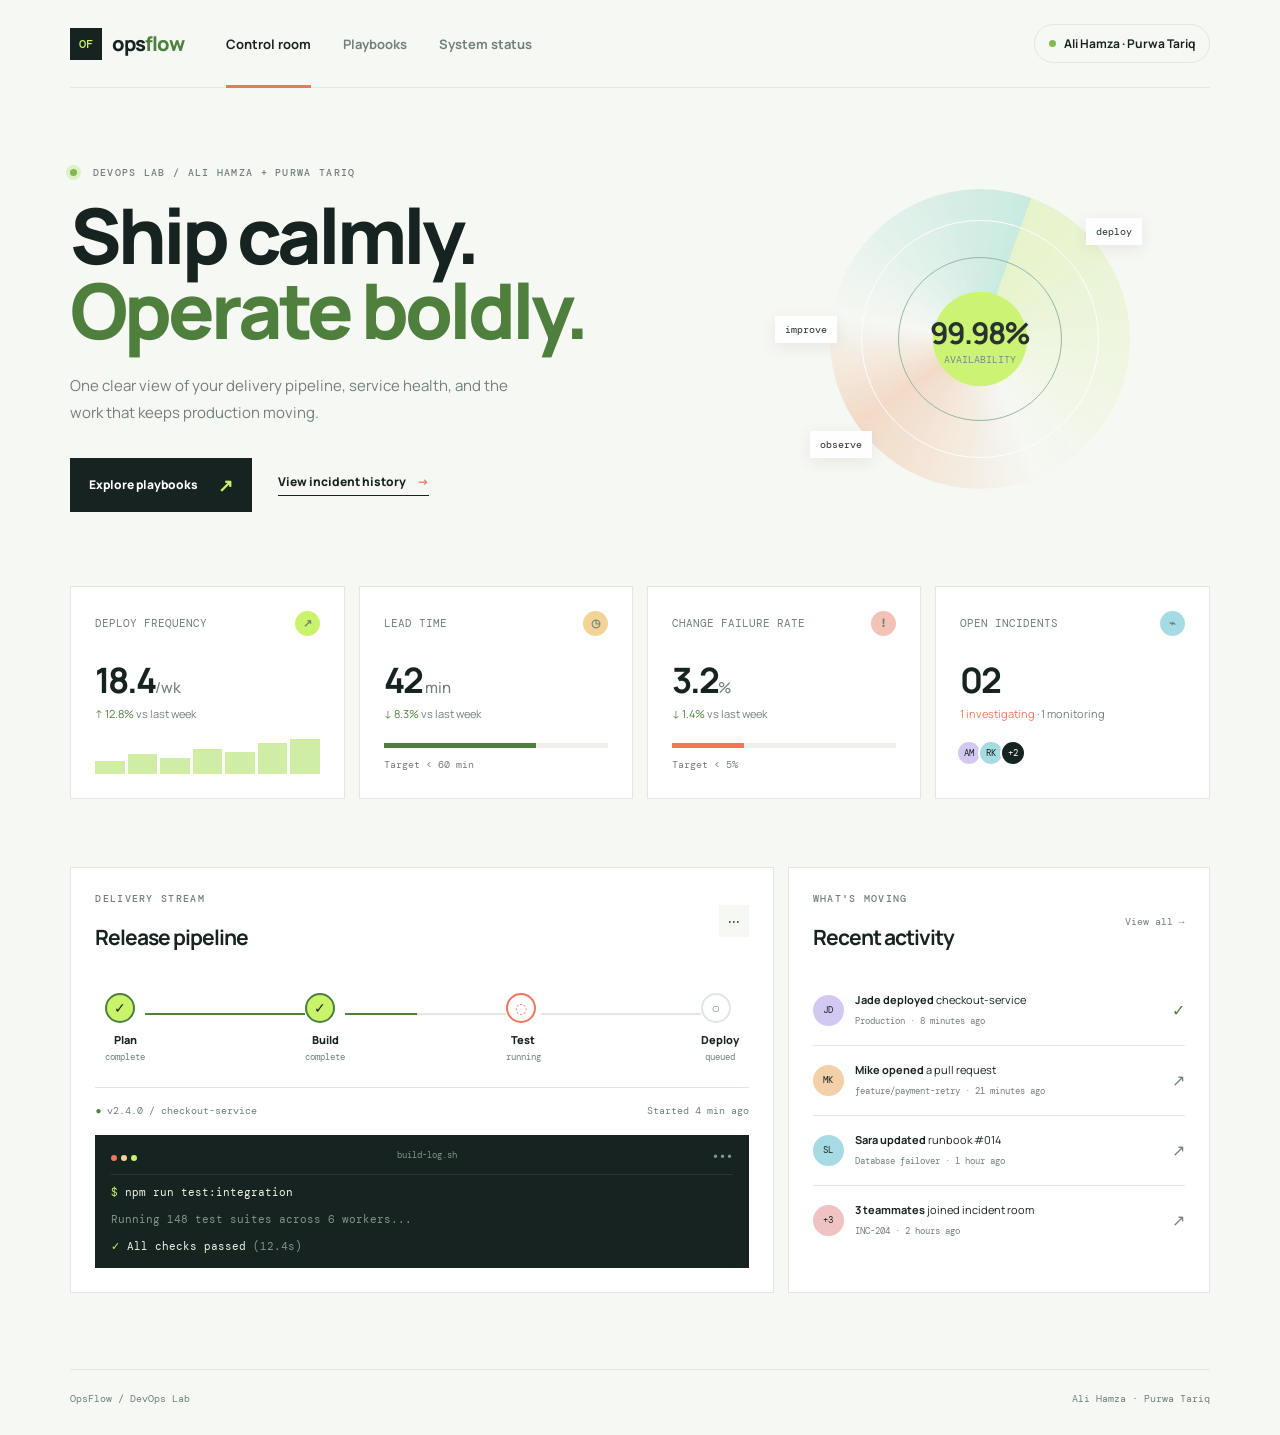
<file: index.html>
<!DOCTYPE html>
<html lang="en">
<head>
  <meta charset="UTF-8">
  <meta name="viewport" content="width=device-width, initial-scale=1.0">
  <meta name="description" content="OpsFlow DevOps control room dashboard.">
  <title>OpsFlow | DevOps Control Room</title>
  <link rel="stylesheet" href="styles.css">
</head>
<body data-page="dashboard">
  <div class="site-shell">
    <header class="topbar">
      <a class="brand" href="index.html"><span class="brand-mark">OF</span><span>ops<span>flow</span></span></a>
      <nav class="nav-links" aria-label="Main navigation">
        <a class="active" href="index.html">Control room</a>
        <a href="learn.html">Playbooks</a>
        <a href="status.html">System status</a>
      </nav>
      <button class="menu-toggle" aria-label="Toggle navigation">Menu</button>
      <div class="user-chip"><span class="status-dot"></span> Team Alpha</div>
    </header>

    <main>
      <section class="hero dashboard-hero">
        <div>
          <p class="eyebrow"><span class="pulse"></span> Monday, 21 September 2026 / Live environment</p>
          <h1>Ship calmly.<br><em>Operate boldly.</em></h1>
          <p class="hero-copy">One clear view of your delivery pipeline, service health, and the work that keeps production moving.</p>
          <div class="hero-actions"><a class="button button-primary" href="learn.html">Explore playbooks <span>↗</span></a><a class="text-link" href="status.html">View incident history <span>→</span></a></div>
        </div>
        <div class="hero-orbit" aria-hidden="true"><div class="orbit-ring ring-one"></div><div class="orbit-ring ring-two"></div><div class="orbit-core"><strong>99.98%</strong><small>availability</small></div><span class="orbit-label label-one">deploy</span><span class="orbit-label label-two">observe</span><span class="orbit-label label-three">improve</span></div>
      </section>

      <section class="metric-grid" aria-label="Key metrics">
        <article class="metric-card"><div class="metric-top"><span>Deploy frequency</span><span class="metric-icon green">↗</span></div><strong>18.4<span>/wk</span></strong><p class="positive">↑ 12.8% <span>vs last week</span></p><div class="mini-bars"><i style="height:35%"></i><i style="height:55%"></i><i style="height:45%"></i><i style="height:70%"></i><i style="height:62%"></i><i style="height:88%"></i><i style="height:100%"></i></div></article>
        <article class="metric-card"><div class="metric-top"><span>Lead time</span><span class="metric-icon amber">◷</span></div><strong>42<span> min</span></strong><p class="positive">↓ 8.3% <span>vs last week</span></p><div class="metric-line"><span style="width:68%"></span></div><small>Target &lt; 60 min</small></article>
        <article class="metric-card"><div class="metric-top"><span>Change failure rate</span><span class="metric-icon coral">!</span></div><strong>3.2<span>%</span></strong><p class="positive">↓ 1.4% <span>vs last week</span></p><div class="metric-line coral-line"><span style="width:32%"></span></div><small>Target &lt; 5%</small></article>
        <article class="metric-card"><div class="metric-top"><span>Open incidents</span><span class="metric-icon blue">⌁</span></div><strong>02</strong><p class="neutral">1 investigating <span>· 1 monitoring</span></p><div class="incident-avatars"><span>AM</span><span>RK</span><b>+2</b></div></article>
      </section>

      <section class="content-grid">
        <article class="panel pipeline-panel"><div class="panel-heading"><div><p class="eyebrow">Delivery stream</p><h2>Release pipeline</h2></div><button class="icon-button" aria-label="More pipeline options">···</button></div><div class="pipeline-track"><div class="pipeline-node done"><span>✓</span><label>Plan</label><small>complete</small></div><div class="track-line done-line"></div><div class="pipeline-node done"><span>✓</span><label>Build</label><small>complete</small></div><div class="track-line active-line"></div><div class="pipeline-node active"><span>◌</span><label>Test</label><small>running</small></div><div class="track-line"></div><div class="pipeline-node"><span>○</span><label>Deploy</label><small>queued</small></div></div><div class="pipeline-meta"><span><b class="green-text">●</b> v2.4.0 / checkout-service</span><span>Started 4 min ago</span></div><div class="terminal"><div class="terminal-head"><span><i></i><i></i><i></i></span><small>build-log.sh</small><b>•••</b></div><p><span class="terminal-green">$</span> npm run test:integration</p><p class="muted-line">Running 148 test suites across 6 workers...</p><p><span class="terminal-green">✓</span> All checks passed <span class="terminal-dim">(12.4s)</span></p></div></article>
        <article class="panel activity-panel"><div class="panel-heading"><div><p class="eyebrow">What's moving</p><h2>Recent activity</h2></div><a class="small-link" href="status.html">View all →</a></div><div class="activity-list"><div class="activity-item"><span class="activity-avatar purple">JD</span><div><p><b>Jade deployed</b> checkout-service</p><small>Production · 8 minutes ago</small></div><span class="activity-check">✓</span></div><div class="activity-item"><span class="activity-avatar orange">MK</span><div><p><b>Mike opened</b> a pull request</p><small>feature/payment-retry · 21 minutes ago</small></div><span class="activity-icon">↗</span></div><div class="activity-item"><span class="activity-avatar teal">SL</span><div><p><b>Sara updated</b> runbook #014</p><small>Database failover · 1 hour ago</small></div><span class="activity-icon">↗</span></div><div class="activity-item"><span class="activity-avatar pink">+3</span><div><p><b>3 teammates</b> joined incident room</p><small>INC-204 · 2 hours ago</small></div><span class="activity-icon">↗</span></div></div></article>
      </section>
    </main>
    <footer><span>opsflow / internal platform</span><span>Last synced 14 seconds ago <i class="status-dot"></i></span></footer>
  </div>
  <script src="script.js"></script>
</body>
</html>
</file>
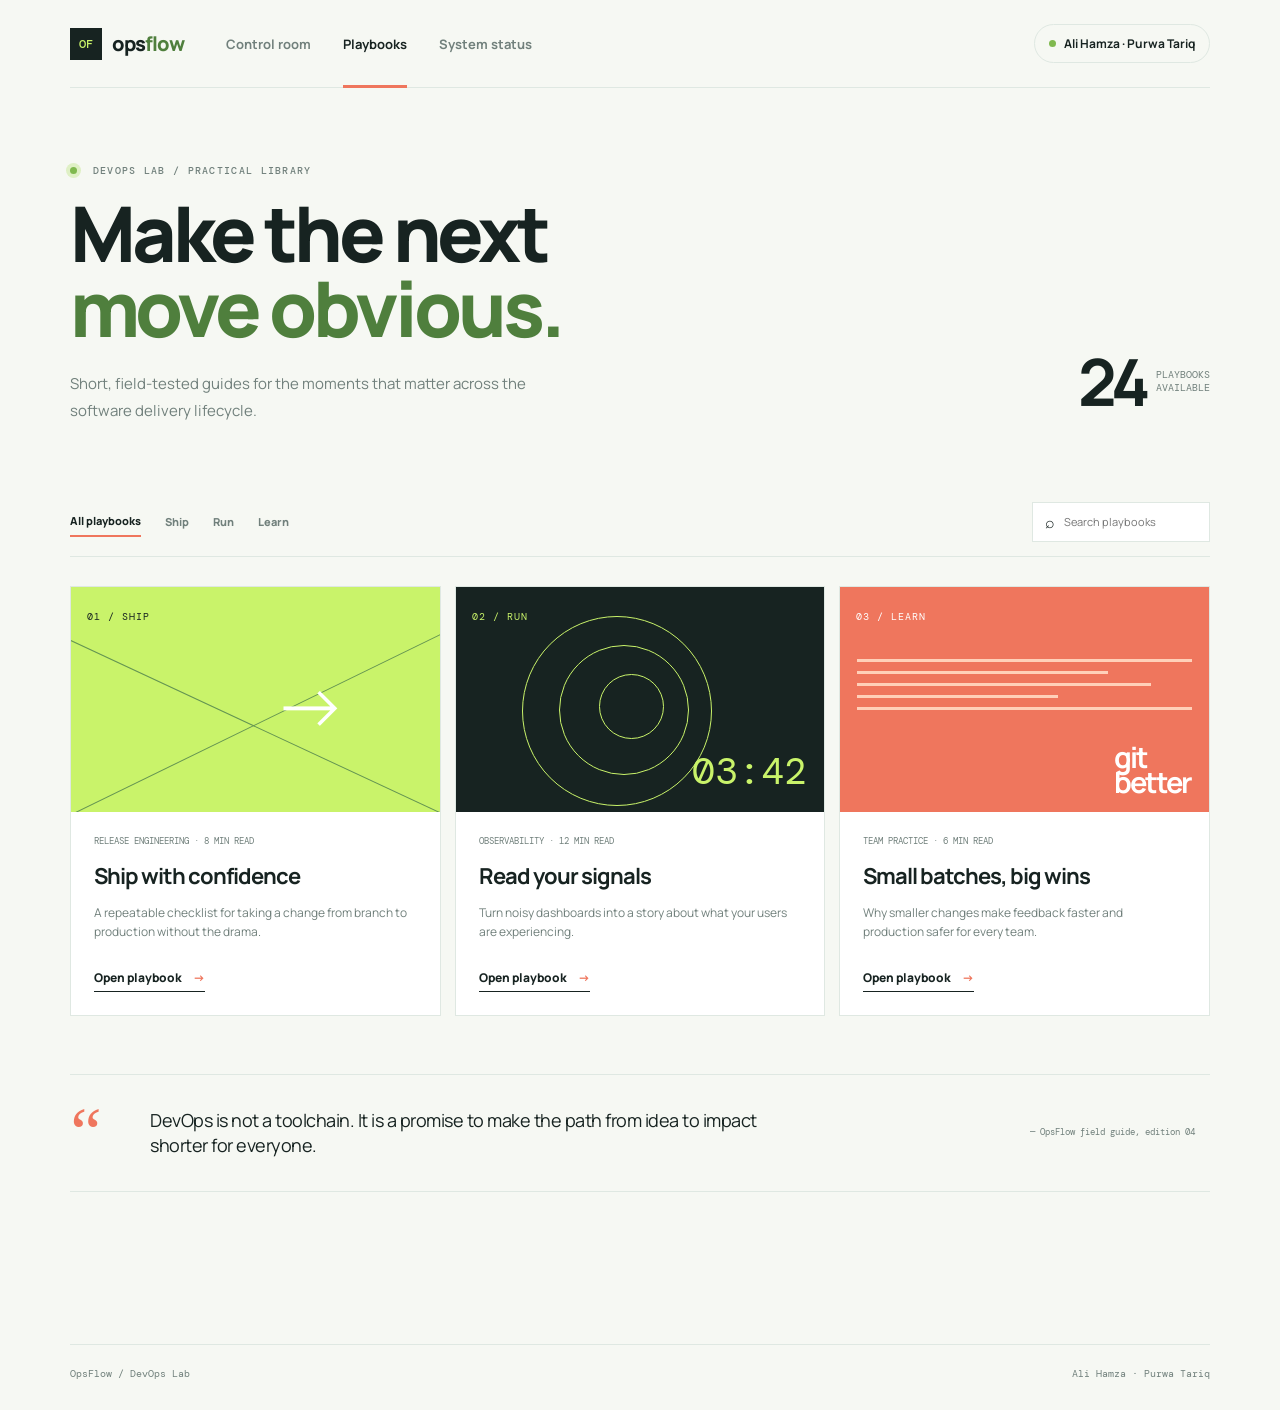
<file: learn.html>
<!DOCTYPE html>
<html lang="en">
<head>
  <meta charset="UTF-8"><meta name="viewport" content="width=device-width, initial-scale=1.0"><meta name="description" content="DevOps learning playbooks and practical guides."><title>OpsFlow | Playbooks</title><link rel="stylesheet" href="styles.css">
</head>
<body data-page="playbooks">
  <div class="site-shell"><header class="topbar"><a class="brand" href="index.html"><span class="brand-mark">OF</span><span>ops<span>flow</span></span></a><nav class="nav-links" aria-label="Main navigation"><a href="index.html">Control room</a><a class="active" href="learn.html">Playbooks</a><a href="status.html">System status</a></nav><button class="menu-toggle" aria-label="Toggle navigation">Menu</button><div class="user-chip"><span class="status-dot"></span> Team Alpha</div></header>
    <main class="page-main"><section class="page-intro"><div><p class="eyebrow"><span class="pulse"></span> The practical library</p><h1>Make the next<br><em>move obvious.</em></h1><p class="hero-copy">Short, field-tested guides for the moments that matter across the software delivery lifecycle.</p></div><div class="book-count"><strong>24</strong><span>playbooks<br>available</span></div></section>
      <div class="filter-row"><div class="filter-tabs"><button class="filter active" data-filter="all">All playbooks</button><button class="filter" data-filter="ship">Ship</button><button class="filter" data-filter="run">Run</button><button class="filter" data-filter="learn">Learn</button></div><div class="search-box"><span>⌕</span><input type="search" placeholder="Search playbooks" aria-label="Search playbooks"></div></div>
      <section class="playbook-grid"><article class="playbook-card featured" data-category="ship"><div class="card-art art-ship"><span class="art-tag">01 / SHIP</span><div class="road road-a"></div><div class="road road-b"></div><div class="ship-marker">→</div></div><div class="card-copy"><p class="card-kicker">Release engineering · 8 min read</p><h2>Ship with confidence</h2><p>A repeatable checklist for taking a change from branch to production without the drama.</p><a class="text-link" href="status.html">Open playbook <span>→</span></a></div></article><article class="playbook-card" data-category="run"><div class="card-art art-run"><span class="art-tag">02 / RUN</span><div class="signal signal-one"></div><div class="signal signal-two"></div><div class="signal signal-three"></div><b>03:42</b></div><div class="card-copy"><p class="card-kicker">Observability · 12 min read</p><h2>Read your signals</h2><p>Turn noisy dashboards into a story about what your users are experiencing.</p><a class="text-link" href="status.html">Open playbook <span>→</span></a></div></article><article class="playbook-card" data-category="learn"><div class="card-art art-learn"><span class="art-tag">03 / LEARN</span><div class="code-lines"><i></i><i></i><i></i><i></i><i></i></div><strong>git<br>better</strong></div><div class="card-copy"><p class="card-kicker">Team practice · 6 min read</p><h2>Small batches, big wins</h2><p>Why smaller changes make feedback faster and production safer for every team.</p><a class="text-link" href="status.html">Open playbook <span>→</span></a></div></article></section>
      <section class="quote-band"><span class="quote-mark">“</span><blockquote>DevOps is not a toolchain. It is a promise to make the path from idea to impact shorter for everyone.</blockquote><span class="quote-source">— OpsFlow field guide, edition 04</span></section>
    </main><footer><span>opsflow / internal platform</span><span>24 guides · updated weekly</span></footer></div><script src="script.js"></script>
</body></html>
</file>
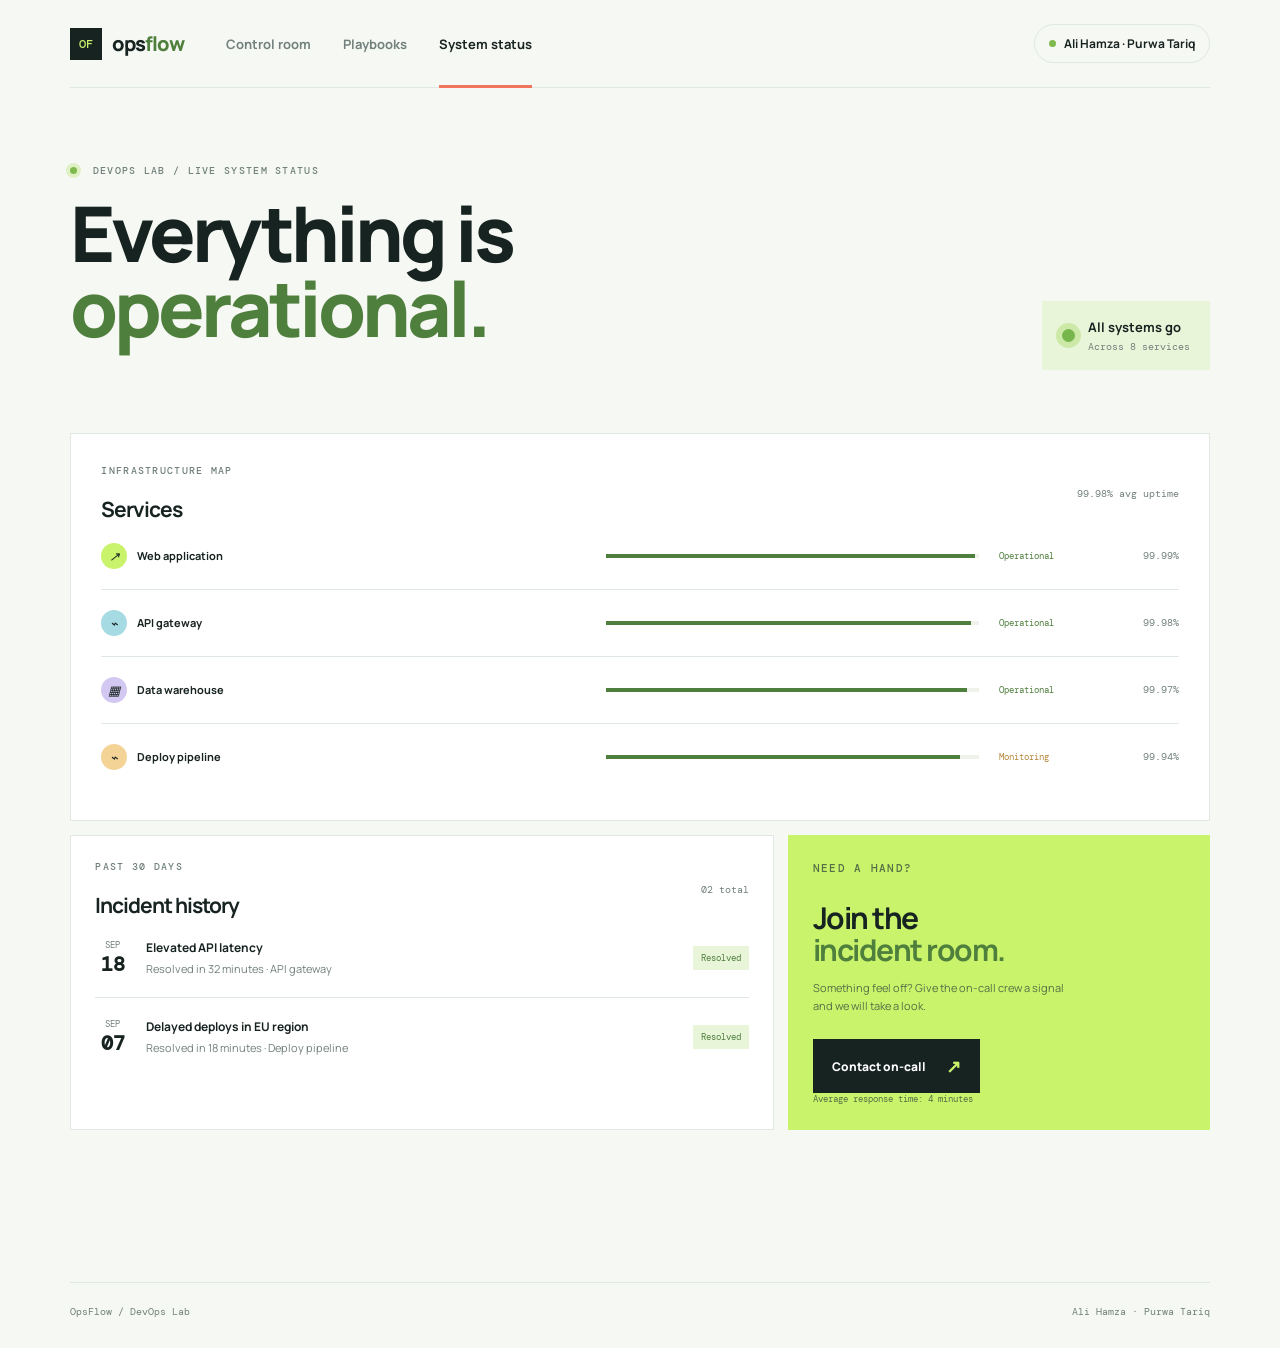
<file: status.html>
<!DOCTYPE html>
<html lang="en">
<head><meta charset="UTF-8"><meta name="viewport" content="width=device-width, initial-scale=1.0"><meta name="description" content="OpsFlow live system status and incident history."><title>OpsFlow | System Status</title><link rel="stylesheet" href="styles.css"></head>
<body data-page="status"><div class="site-shell"><header class="topbar"><a class="brand" href="index.html"><span class="brand-mark">OF</span><span>ops<span>flow</span></span></a><nav class="nav-links" aria-label="Main navigation"><a href="index.html">Control room</a><a href="learn.html">Playbooks</a><a class="active" href="status.html">System status</a></nav><button class="menu-toggle" aria-label="Toggle navigation">Menu</button><div class="user-chip"><span class="status-dot"></span> Team Alpha</div></header>
<main class="page-main"><section class="status-header"><div><p class="eyebrow"><span class="pulse"></span> Live status / updated just now</p><h1>Everything is<br><em>operational.</em></h1></div><div class="status-summary"><span class="big-status-dot"></span><div><strong>All systems go</strong><small>Across 8 services</small></div></div></section><section class="service-list panel"><div class="panel-heading"><div><p class="eyebrow">Infrastructure map</p><h2>Services</h2></div><span class="uptime-badge">99.98% avg uptime</span></div><div class="service-row"><span class="service-name"><i class="service-icon green-bg">↗</i><b>Web application</b></span><span class="service-bar"><i style="width:99%"></i></span><span class="service-state operational">Operational</span><span class="service-uptime">99.99%</span></div><div class="service-row"><span class="service-name"><i class="service-icon blue-bg">⌁</i><b>API gateway</b></span><span class="service-bar"><i style="width:98%"></i></span><span class="service-state operational">Operational</span><span class="service-uptime">99.98%</span></div><div class="service-row"><span class="service-name"><i class="service-icon purple-bg">▦</i><b>Data warehouse</b></span><span class="service-bar"><i style="width:97%"></i></span><span class="service-state operational">Operational</span><span class="service-uptime">99.97%</span></div><div class="service-row"><span class="service-name"><i class="service-icon amber-bg">⌁</i><b>Deploy pipeline</b></span><span class="service-bar"><i style="width:95%"></i></span><span class="service-state monitoring">Monitoring</span><span class="service-uptime">99.94%</span></div></section><section class="status-lower"><article class="panel incident-panel"><div class="panel-heading"><div><p class="eyebrow">Past 30 days</p><h2>Incident history</h2></div><span class="incident-count">02 total</span></div><div class="incident-entry"><span class="incident-date">SEP<br><b>18</b></span><div><h3>Elevated API latency</h3><p>Resolved in 32 minutes · API gateway</p></div><span class="resolved">Resolved</span></div><div class="incident-entry"><span class="incident-date">SEP<br><b>07</b></span><div><h3>Delayed deploys in EU region</h3><p>Resolved in 18 minutes · Deploy pipeline</p></div><span class="resolved">Resolved</span></div></article><article class="panel contact-panel"><p class="eyebrow">Need a hand?</p><h2>Join the<br><em>incident room.</em></h2><p>Something feel off? Give the on-call crew a signal and we will take a look.</p><a class="button button-dark" href="mailto:oncall@opsflow.dev">Contact on-call <span>↗</span></a><small>Average response time: 4 minutes</small></article></section></main><footer><span>opsflow / internal platform</span><span>On-call: <b>AM</b> available now <i class="status-dot"></i></span></footer></div><script src="script.js"></script></body></html>
</file>
<file: styles.css>
@import url('https://fonts.googleapis.com/css2?family=DM+Mono:wght@400;500&family=Manrope:wght@400;500;600;700;800&display=swap');
:root{--ink:#172321;--muted:#71807c;--line:#dfe8e2;--paper:#f6f8f3;--white:#fff;--green:#c9f36a;--green-dark:#4f7f3d;--coral:#ef765d;--blue:#a7dbe4;--purple:#d3c8f1;--amber:#f4d397}*{box-sizing:border-box}html{scroll-behavior:smooth}body{margin:0;background:var(--paper);color:var(--ink);font-family:Manrope, sans-serif}a{color:inherit;text-decoration:none}button,input{font:inherit}.site-shell{max-width:1440px;margin:auto;min-height:100vh;padding:0 5.5vw}.topbar{height:88px;display:flex;align-items:center;gap:42px;border-bottom:1px solid var(--line)}.brand{display:flex;align-items:center;gap:10px;font-size:20px;font-weight:800;letter-spacing:-1px}.brand>span:last-child span{color:var(--green-dark)}.brand-mark{display:grid;place-items:center;width:32px;height:32px;background:var(--ink);color:var(--green);font:500 12px 'DM Mono',monospace;letter-spacing:0}.nav-links{display:flex;gap:32px;margin-right:auto;color:var(--muted);font-size:13px;font-weight:700}.nav-links a{padding:34px 0;position:relative}.nav-links a.active{color:var(--ink)}.nav-links a.active:after{content:'';position:absolute;bottom:-1px;left:0;right:0;height:3px;background:var(--coral)}.user-chip{border:1px solid var(--line);padding:10px 14px;border-radius:30px;font-size:12px;font-weight:700;display:flex;gap:8px;align-items:center}.status-dot,.pulse{display:inline-block;width:7px;height:7px;border-radius:50%;background:#80b94f}.pulse{margin-right:8px;box-shadow:0 0 0 4px #dff0c5}.menu-toggle{display:none;border:0;background:transparent}.hero{display:flex;justify-content:space-between;align-items:center;padding:78px 0 74px}.eyebrow{font:500 10px 'DM Mono',monospace;color:var(--muted);text-transform:uppercase;letter-spacing:1.3px;margin:0 0 18px}.hero h1,.page-intro h1,.status-header h1{font-size:clamp(45px,6vw,82px);line-height:.98;letter-spacing:-4px;margin:0 0 24px;font-weight:800}.hero h1 em,.page-intro h1 em,.status-header h1 em,.contact-panel em{font-style:normal;color:var(--green-dark)}.hero-copy{max-width:465px;color:var(--muted);font-size:15px;line-height:1.8}.hero-actions{display:flex;align-items:center;gap:26px;margin-top:32px}.button{display:inline-flex;align-items:center;gap:20px;padding:15px 19px;font-size:12px;font-weight:800;transition:transform .2s,box-shadow .2s}.button:hover{transform:translateY(-2px);box-shadow:0 8px 18px #1723211c}.button-primary{background:var(--ink);color:#fff}.button-dark{background:var(--ink);color:#fff;width:max-content}.button span{color:var(--green);font-size:18px}.text-link{font-size:12px;font-weight:800;border-bottom:1px solid var(--ink);padding-bottom:5px}.text-link span{margin-left:9px;color:var(--coral)}.hero-orbit{position:relative;width:300px;height:300px;margin-right:7%;border-radius:50%;background:radial-gradient(circle,var(--green) 0 22%,transparent 22.5%),conic-gradient(from 20deg,#e5f3c7,transparent 38%,#f2d8c3 60%,transparent 72%,#c5e9df);opacity:.92}.orbit-ring{position:absolute;border:1px solid #fff;border-radius:50%;inset:31px}.ring-two{inset:68px;border-color:#8fb39d}.orbit-core{position:absolute;inset:0;display:flex;flex-direction:column;align-items:center;justify-content:center}.orbit-core strong{font-size:30px;letter-spacing:-2px}.orbit-core small{font:10px 'DM Mono',monospace;color:var(--muted);text-transform:uppercase}.orbit-label{position:absolute;background:var(--white);padding:7px 10px;font:10px 'DM Mono',monospace;box-shadow:0 4px 15px #315b3a17}.label-one{top:29px;right:-12px}.label-two{bottom:31px;left:-20px}.label-three{top:127px;left:-55px}.metric-grid{display:grid;grid-template-columns:repeat(4,1fr);gap:14px;margin-bottom:68px}.metric-card,.panel{background:var(--white);border:1px solid var(--line);padding:24px}.metric-top,.panel-heading,.pipeline-meta{display:flex;align-items:center;justify-content:space-between}.metric-top{font:11px 'DM Mono',monospace;color:var(--muted);text-transform:uppercase}.metric-card>strong{display:block;font-size:35px;letter-spacing:-2px;margin:20px 0 2px}.metric-card>strong span{font-size:15px;letter-spacing:0;color:var(--muted);font-weight:500}.metric-card p{font-size:11px;margin:0}.metric-card p span{color:var(--muted)}.positive{color:var(--green-dark)}.neutral{color:var(--coral)}.metric-icon{display:grid;place-items:center;width:25px;height:25px;border-radius:50%;font-weight:800}.green{background:var(--green)}.amber{background:var(--amber)}.coral{background:#f4c2b7}.blue{background:var(--blue)}.mini-bars{height:35px;display:flex;gap:3px;align-items:end;margin-top:18px}.mini-bars i{display:block;flex:1;background:#cfeea4}.metric-line{height:5px;background:#edf1e9;margin-top:22px}.metric-line span{display:block;height:100%;background:var(--green-dark)}.coral-line span{background:var(--coral)}.metric-card small{font:10px 'DM Mono',monospace;display:block;margin-top:10px;color:var(--muted)}.incident-avatars{display:flex;margin-top:19px}.incident-avatars>*{width:26px;height:26px;border:2px solid white;border-radius:50%;display:grid;place-items:center;font:9px 'DM Mono',monospace;background:var(--purple);margin-left:-4px}.incident-avatars span:nth-child(2){background:var(--blue)}.incident-avatars b{background:var(--ink);color:#fff}.content-grid{display:grid;grid-template-columns:1.25fr .75fr;gap:14px}.panel-heading h2{font-size:21px;letter-spacing:-1px;margin:0}.icon-button{border:0;background:var(--paper);padding:5px 9px}.pipeline-track{display:flex;align-items:center;margin:42px 10px 24px}.pipeline-node{position:relative;text-align:center;z-index:1}.pipeline-node span{display:grid;place-items:center;width:30px;height:30px;border:2px solid var(--line);border-radius:50%;background:#fff;color:var(--muted);font-size:14px}.pipeline-node.done span{background:var(--green);border-color:var(--green-dark);color:var(--ink)}.pipeline-node.active span{border-color:var(--coral);color:var(--coral)}.pipeline-node label{display:block;font-size:11px;font-weight:800;margin-top:9px}.pipeline-node small{display:block;font:9px 'DM Mono',monospace;color:var(--muted);margin-top:4px}.track-line{height:2px;background:var(--line);flex:1;margin-top:-28px}.done-line{background:var(--green-dark)}.active-line{background:linear-gradient(90deg,var(--green-dark) 45%,var(--line) 45%)}.pipeline-meta{font:10px 'DM Mono',monospace;color:var(--muted);border-top:1px solid var(--line);padding-top:16px}.green-text{color:var(--green-dark)}.terminal{margin-top:18px;background:#172321;color:#eef4e6;padding:13px 16px;font:11px 'DM Mono',monospace;line-height:1.7}.terminal-head{display:flex;justify-content:space-between;color:#81968a;border-bottom:1px solid #ffffff17;padding-bottom:8px}.terminal-head i{display:inline-block;width:6px;height:6px;border-radius:50%;background:var(--coral);margin-right:4px}.terminal-head i:nth-child(2){background:var(--amber)}.terminal-head i:nth-child(3){background:var(--green)}.terminal p{margin:8px 0 0}.terminal-green{color:var(--green)}.muted-line,.terminal-dim{color:#81968a}.activity-list{margin-top:25px}.activity-item{display:flex;align-items:center;gap:11px;padding:16px 0;border-bottom:1px solid var(--line)}.activity-item:last-child{border:0}.activity-avatar{display:grid;place-items:center;width:31px;height:31px;border-radius:50%;font:9px 'DM Mono',monospace}.purple{background:var(--purple)}.orange{background:#f4d0a8}.teal{background:var(--blue)}.pink{background:#f1c2c4}.activity-item p{font-size:11px;margin:0}.activity-item small{font:9px 'DM Mono',monospace;color:var(--muted)}.activity-check,.activity-icon{margin-left:auto;color:var(--green-dark)}.activity-icon{color:var(--muted)}.small-link{font:10px 'DM Mono',monospace;color:var(--muted)}footer{border-top:1px solid var(--line);margin-top:76px;padding:22px 0 30px;display:flex;justify-content:space-between;color:var(--muted);font:10px 'DM Mono',monospace}.page-main{padding:76px 0}.page-intro,.status-header{display:flex;justify-content:space-between;align-items:end}.book-count{display:flex;gap:10px;align-items:center;padding-bottom:13px}.book-count strong{font-size:65px;letter-spacing:-5px}.book-count span{font:10px 'DM Mono',monospace;text-transform:uppercase;color:var(--muted)}.filter-row{display:flex;justify-content:space-between;align-items:center;border-bottom:1px solid var(--line);margin:63px 0 29px;padding-bottom:14px}.filter-tabs{display:flex;gap:24px}.filter{border:0;background:none;color:var(--muted);font-size:11px;font-weight:800;padding:7px 0;cursor:pointer}.filter.active{color:var(--ink);border-bottom:2px solid var(--coral)}.search-box{display:flex;gap:7px;align-items:center;border:1px solid var(--line);padding:8px 12px;background:white}.search-box input{border:0;outline:0;font-size:11px;width:135px}.playbook-grid{display:grid;grid-template-columns:repeat(3,1fr);gap:14px}.playbook-card{background:var(--white);border:1px solid var(--line)}.playbook-card[hidden]{display:none}.card-art{height:225px;position:relative;overflow:hidden;padding:16px}.art-tag{font:10px 'DM Mono',monospace;letter-spacing:1px}.art-ship{background:var(--green)}.road{height:1px;background:#659552;position:absolute;transform:rotate(-26deg);width:130%;left:-10%;top:57%}.road-b{top:66%;transform:rotate(25deg)}.ship-marker{position:absolute;font-size:75px;right:25%;top:29%;color:#fff;font-weight:300}.art-run{background:var(--ink);color:var(--green)}.art-run b{position:absolute;right:17px;bottom:16px;font:38px 'DM Mono',monospace}.signal{position:absolute;border:1px solid var(--green);border-radius:50%;width:190px;height:190px;left:18%;top:13%}.signal-two{width:130px;height:130px;left:28%;top:26%}.signal-three{width:65px;height:65px;left:39%;top:39%}.art-learn{background:var(--coral);color:#fff}.code-lines{position:absolute;left:17px;right:17px;top:72px;display:grid;gap:9px}.code-lines i{height:3px;background:#ffd0b9}.code-lines i:nth-child(2){width:75%}.code-lines i:nth-child(3){width:88%}.code-lines i:nth-child(4){width:60%}.art-learn strong{position:absolute;right:18px;bottom:17px;font-size:29px;line-height:.85;letter-spacing:-2px}.card-copy{padding:23px}.card-kicker{font:9px 'DM Mono',monospace;text-transform:uppercase;color:var(--muted);margin:0 0 14px}.card-copy h2{font-size:22px;letter-spacing:-1px;margin:0 0 10px}.card-copy p:not(.card-kicker){font-size:12px;color:var(--muted);line-height:1.65;min-height:40px}.card-copy .text-link{display:inline-block;margin-top:14px}.quote-band{margin-top:58px;border-top:1px solid var(--line);border-bottom:1px solid var(--line);padding:33px 0;display:grid;grid-template-columns:60px 1fr 180px;gap:20px;align-items:center}.quote-mark{font:70px Georgia;color:var(--coral);line-height:.5}.quote-band blockquote{font-size:18px;line-height:1.4;letter-spacing:-.5px;max-width:650px;margin:0}.quote-source{font:9px 'DM Mono',monospace;color:var(--muted);line-height:1.5}.status-header{margin-bottom:63px}.status-summary{display:flex;align-items:center;gap:13px;padding:17px 20px;background:#e9f5d9}.big-status-dot{width:13px;height:13px;border-radius:50%;background:#77b64c;box-shadow:0 0 0 6px #cce9a8}.status-summary strong,.status-summary small{display:block}.status-summary strong{font-size:13px}.status-summary small{font:10px 'DM Mono',monospace;color:var(--muted);margin-top:4px}.uptime-badge,.incident-count{font:10px 'DM Mono',monospace;color:var(--muted)}.service-list{padding:30px}.service-row{display:grid;grid-template-columns:1.3fr 1fr 100px 60px;gap:20px;align-items:center;padding:20px 0;border-bottom:1px solid var(--line);font-size:11px}.service-row:last-child{border:0}.service-name{display:flex;align-items:center;gap:10px}.service-icon{display:grid;place-items:center;width:26px;height:26px;border-radius:50%;font-size:13px}.green-bg{background:var(--green)}.blue-bg{background:var(--blue)}.purple-bg{background:var(--purple)}.amber-bg{background:var(--amber)}.service-bar{height:4px;background:#eef2ea}.service-bar i{display:block;height:100%;background:var(--green-dark)}.service-state{font:9px 'DM Mono',monospace}.operational{color:var(--green-dark)}.monitoring{color:#b48639}.service-uptime{font:10px 'DM Mono',monospace;text-align:right;color:var(--muted)}.status-lower{display:grid;grid-template-columns:1.25fr .75fr;gap:14px;margin-top:14px}.incident-entry{display:flex;align-items:center;gap:16px;border-bottom:1px solid var(--line);padding:20px 0}.incident-entry:last-child{border:0}.incident-date{font:9px 'DM Mono',monospace;color:var(--muted);text-align:center;min-width:35px}.incident-date b{font-size:20px;color:var(--ink)}.incident-entry h3{font-size:12px;margin:0 0 5px}.incident-entry p,.contact-panel p{font-size:11px;color:var(--muted);margin:0}.resolved{margin-left:auto;background:#e8f5d9;color:var(--green-dark);padding:6px 8px;font:9px 'DM Mono',monospace}.contact-panel{background:var(--green);border-color:var(--green);display:flex;flex-direction:column;align-items:flex-start}.contact-panel h2{font-size:30px;line-height:1.05;letter-spacing:-1.5px;margin:0 0 14px}.contact-panel p{color:#537047;line-height:1.6;max-width:260px;margin-bottom:25px}.contact-panel small{font:9px 'DM Mono',monospace;color:#537047;margin-top:auto}
@media(max-width:800px){.site-shell{padding:0 20px}.topbar{height:70px;gap:18px}.nav-links{display:none;position:absolute;top:70px;left:0;right:0;background:var(--paper);z-index:4;padding:8px 20px;border-bottom:1px solid var(--line)}.nav-links.open{display:flex;flex-direction:column;gap:0}.nav-links a{padding:14px 0}.nav-links a.active:after{display:none}.menu-toggle{display:block;margin-left:auto;font-size:11px;font-weight:800}.user-chip{display:none}.hero{padding:55px 0 60px;display:block}.hero h1,.page-intro h1,.status-header h1{font-size:54px;letter-spacing:-3px}.hero-orbit{width:220px;height:220px;margin:50px auto 0}.label-one{right:-25px}.label-three{left:-32px}.metric-grid{grid-template-columns:1fr 1fr;margin-bottom:42px}.content-grid,.status-lower{grid-template-columns:1fr}.pipeline-panel{overflow:hidden}.pipeline-meta{font-size:8px}.page-main{padding:55px 0}.page-intro,.status-header{display:block}.book-count{margin-top:30px}.filter-row{display:block;margin-top:40px}.filter-tabs{gap:13px;overflow:auto;margin-bottom:14px}.search-box{width:100%}.playbook-grid{grid-template-columns:1fr}.card-art{height:200px}.quote-band{grid-template-columns:35px 1fr}.quote-source{grid-column:2}.service-list{padding:20px 15px;overflow:auto}.service-row{min-width:650px}.status-summary{margin-top:30px;width:max-content}.status-header{margin-bottom:35px}footer{margin-top:50px;gap:20px;line-height:1.5}.activity-panel{min-height:400px}}
</file>
